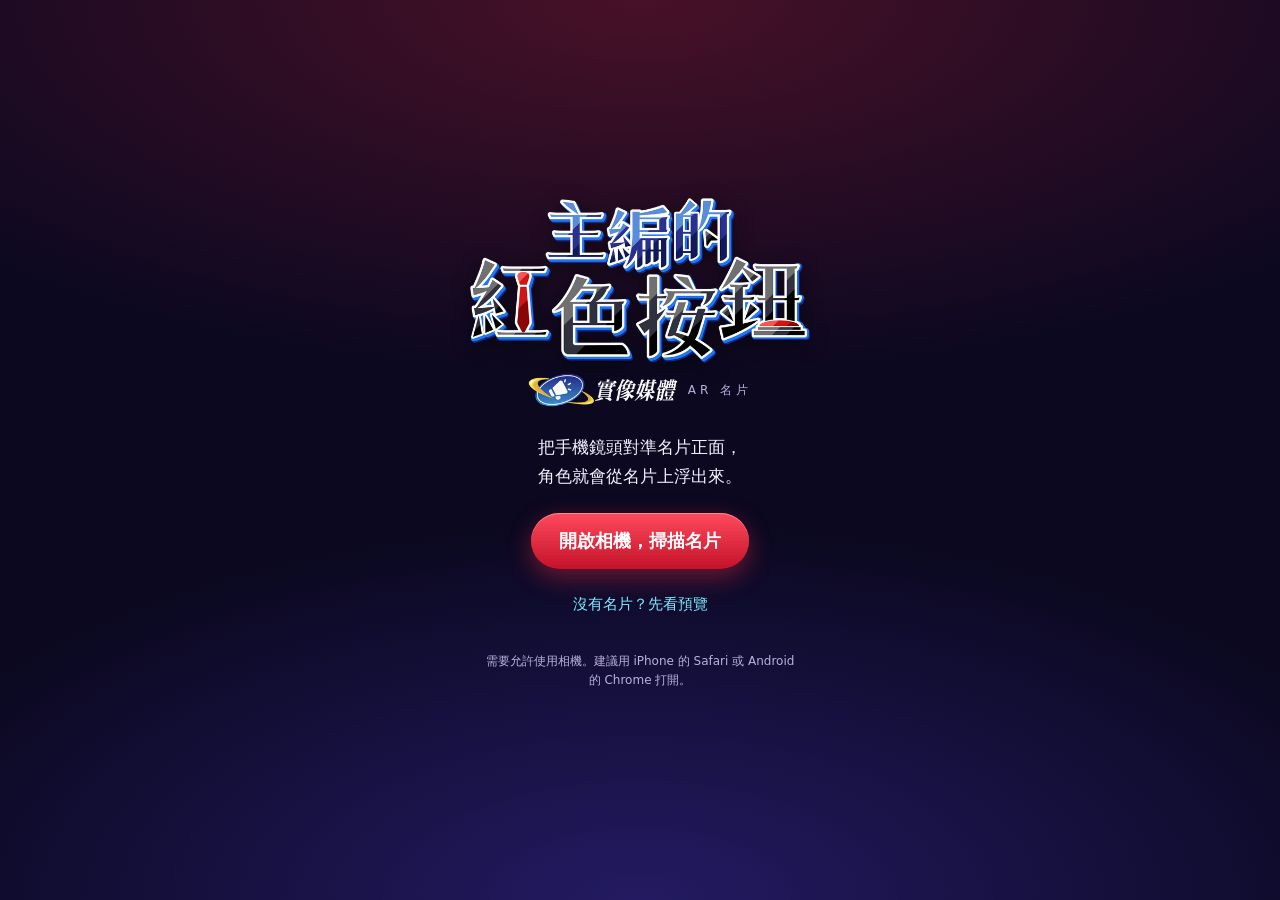
<file: index.html>
<!doctype html>
<html lang="zh-Hant">
<head>
<meta charset="utf-8">
<link rel="icon" type="image/png" href="site/img/favicon.png">
<meta name="viewport" content="width=device-width, initial-scale=1, maximum-scale=1, user-scalable=no, viewport-fit=cover">
<meta name="theme-color" content="#0b0820">
<title>實像媒體 AR 名片</title>
<link rel="stylesheet" href="style.css?v=20261129">
<script type="importmap">
{ "imports": {
    "three": "./vendor/three/three.module.js",
    "three/addons/": "./vendor/three/addons/"
} }
</script>
</head>
<body>
  <!-- 開始畫面 -->
  <div id="start" class="screen">
    <div class="brand">
      <img class="wordmark" src="site/img/wordmark.png" alt="主編的紅色按鈕" style="width:min(78vw,340px);height:auto">
      <div class="sub"><img class="org" src="site/img/realimage_logo.png" alt="實像媒體" style="height:34px;width:auto"><span>AR 名片</span></div>
    </div>
    <p class="lead">把手機鏡頭對準名片正面，<br>角色就會從名片上浮出來。</p>
    <button id="btnCamera" class="primary">開啟相機，掃描名片</button>
    <a id="btnPreview" class="ghost" href="?preview">沒有名片？先看預覽</a>
    <p class="note">需要允許使用相機。建議用 iPhone 的 Safari 或 Android 的 Chrome 打開。</p>
  </div>

  <!-- AR 畫面 -->
  <div id="ar"></div>

  <!-- 上方：切換角色的圓形按鈕 -->
  <div id="bar" class="hidden"></div>

  <!-- 掃描提示（還沒對到名片時） -->
  <div id="scan" class="hidden">
    <div class="frame"><span></span><span></span><span></span><span></span><i class="line"></i></div>
    <p>把鏡頭對準名片正面</p>
  </div>

  <div id="preview-tip" class="hidden">預覽模式：拖曳可以轉動視角</div>

  <!-- 回到正面（轉了視角或打開窗戶之後才出現） -->
  <button id="home" type="button" aria-label="回到正面">
    <svg viewBox="0 0 24 24" aria-hidden="true"><circle cx="12" cy="12" r="7.5" fill="none" stroke="currentColor" stroke-width="2"/><circle cx="12" cy="12" r="2.6" fill="currentColor"/><path d="M12 1.5v4M12 18.5v4M1.5 12h4M18.5 12h4" stroke="currentColor" stroke-width="2" stroke-linecap="round"/></svg>
    <span>回到正面</span>
  </button>

  <script type="module" src="app.js?v=20261129"></script>
</body>
</html>
</file>
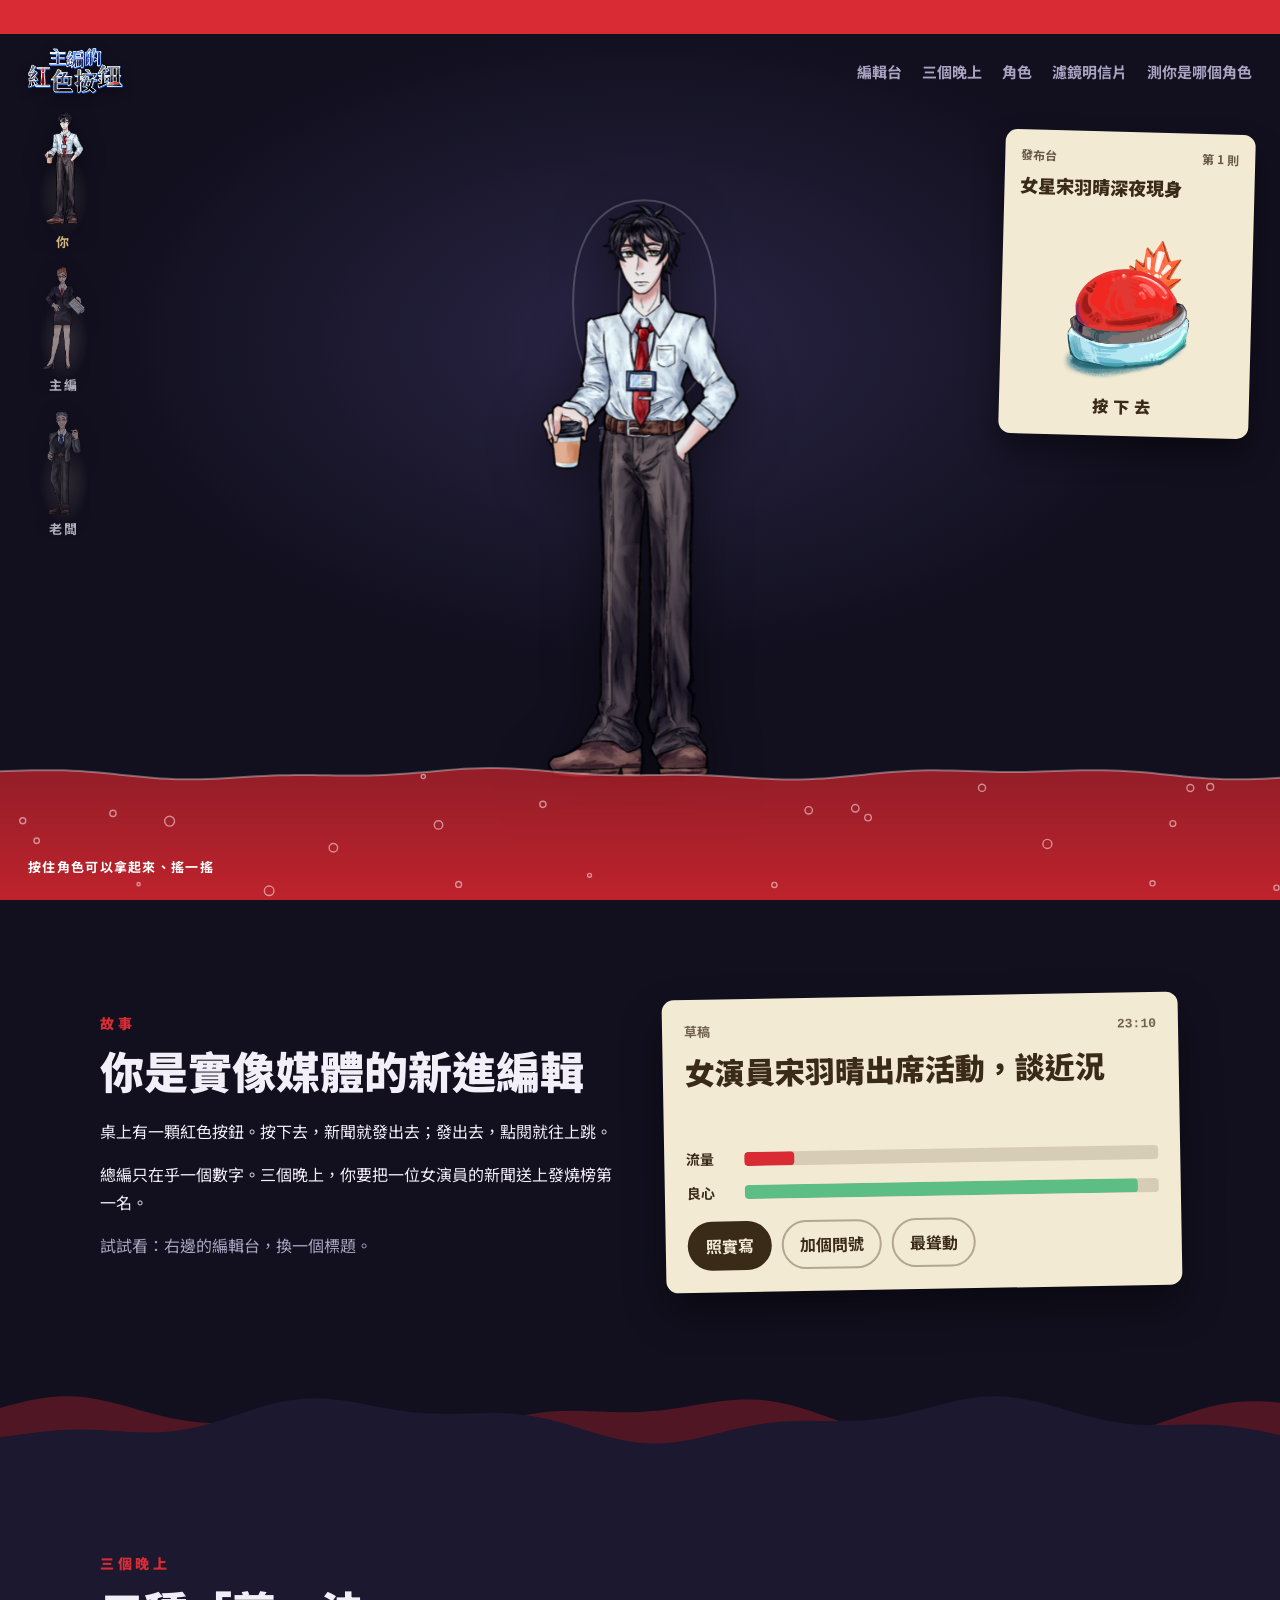
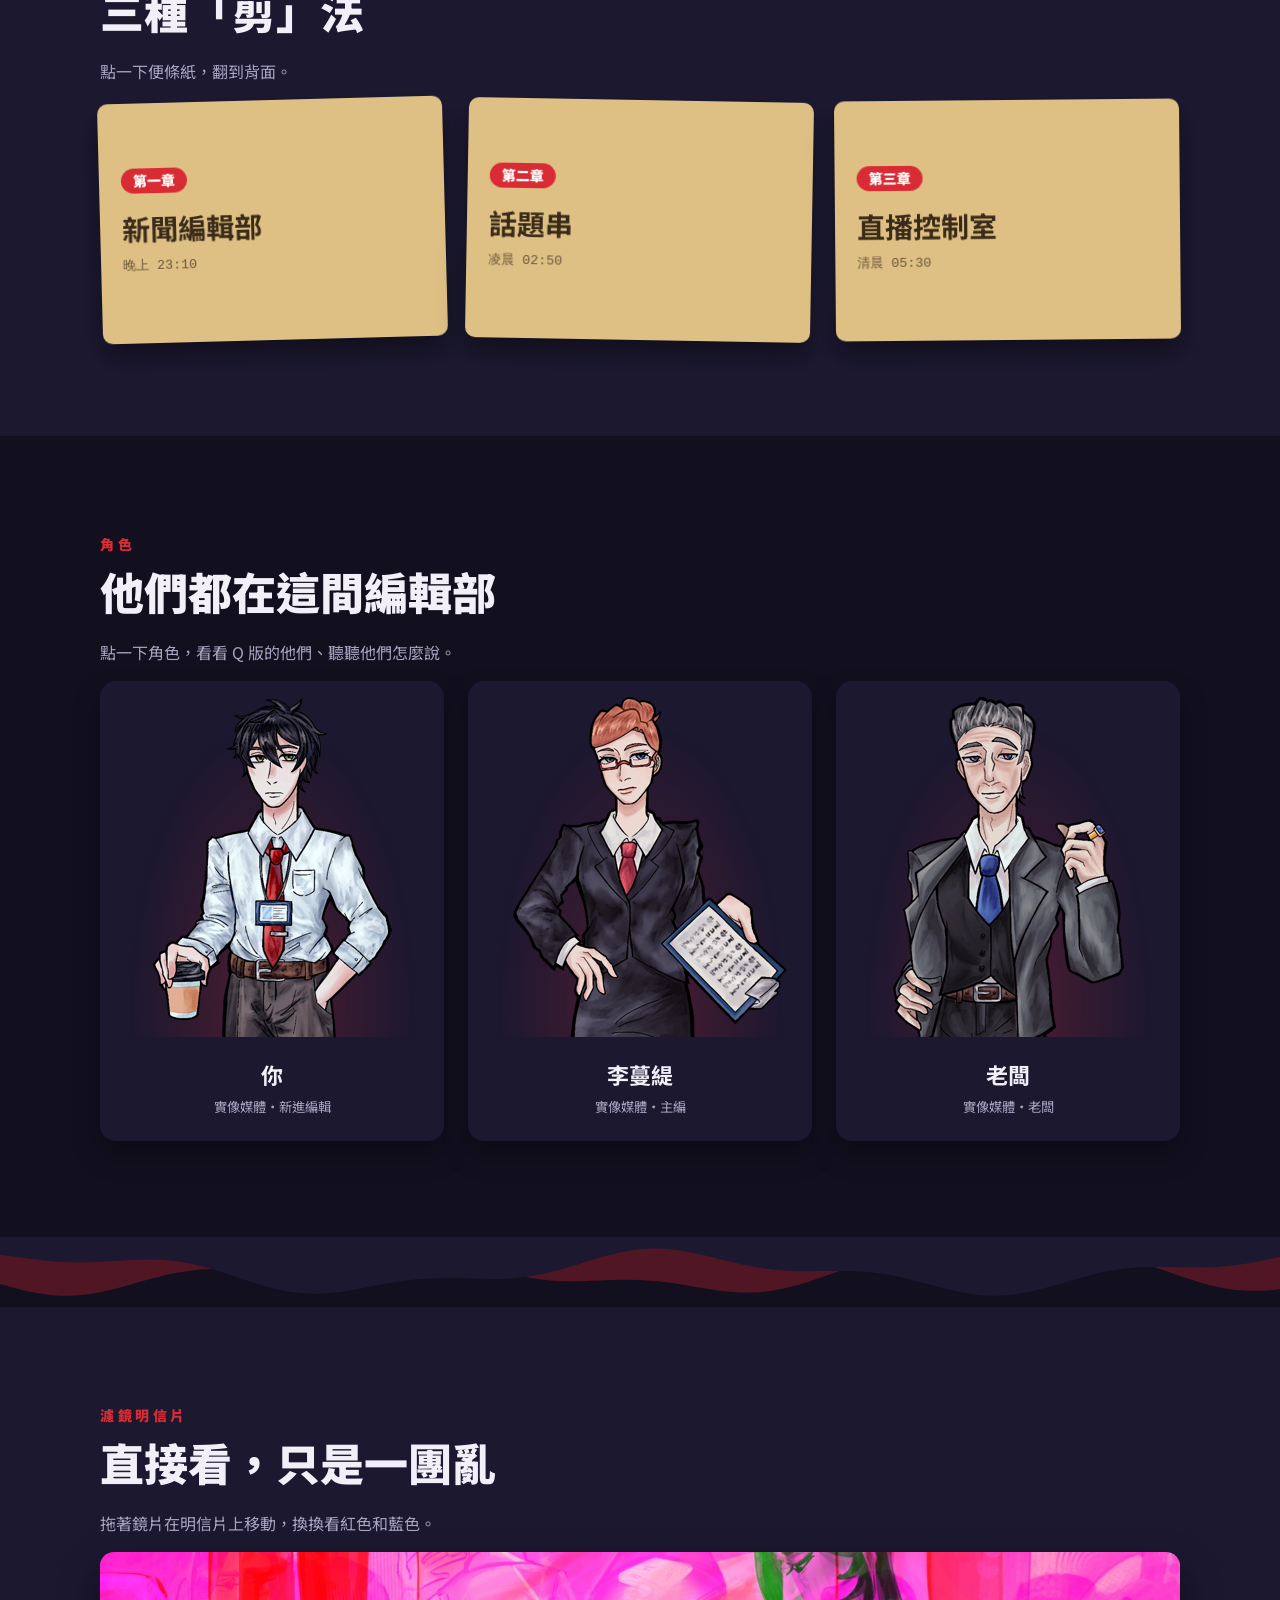
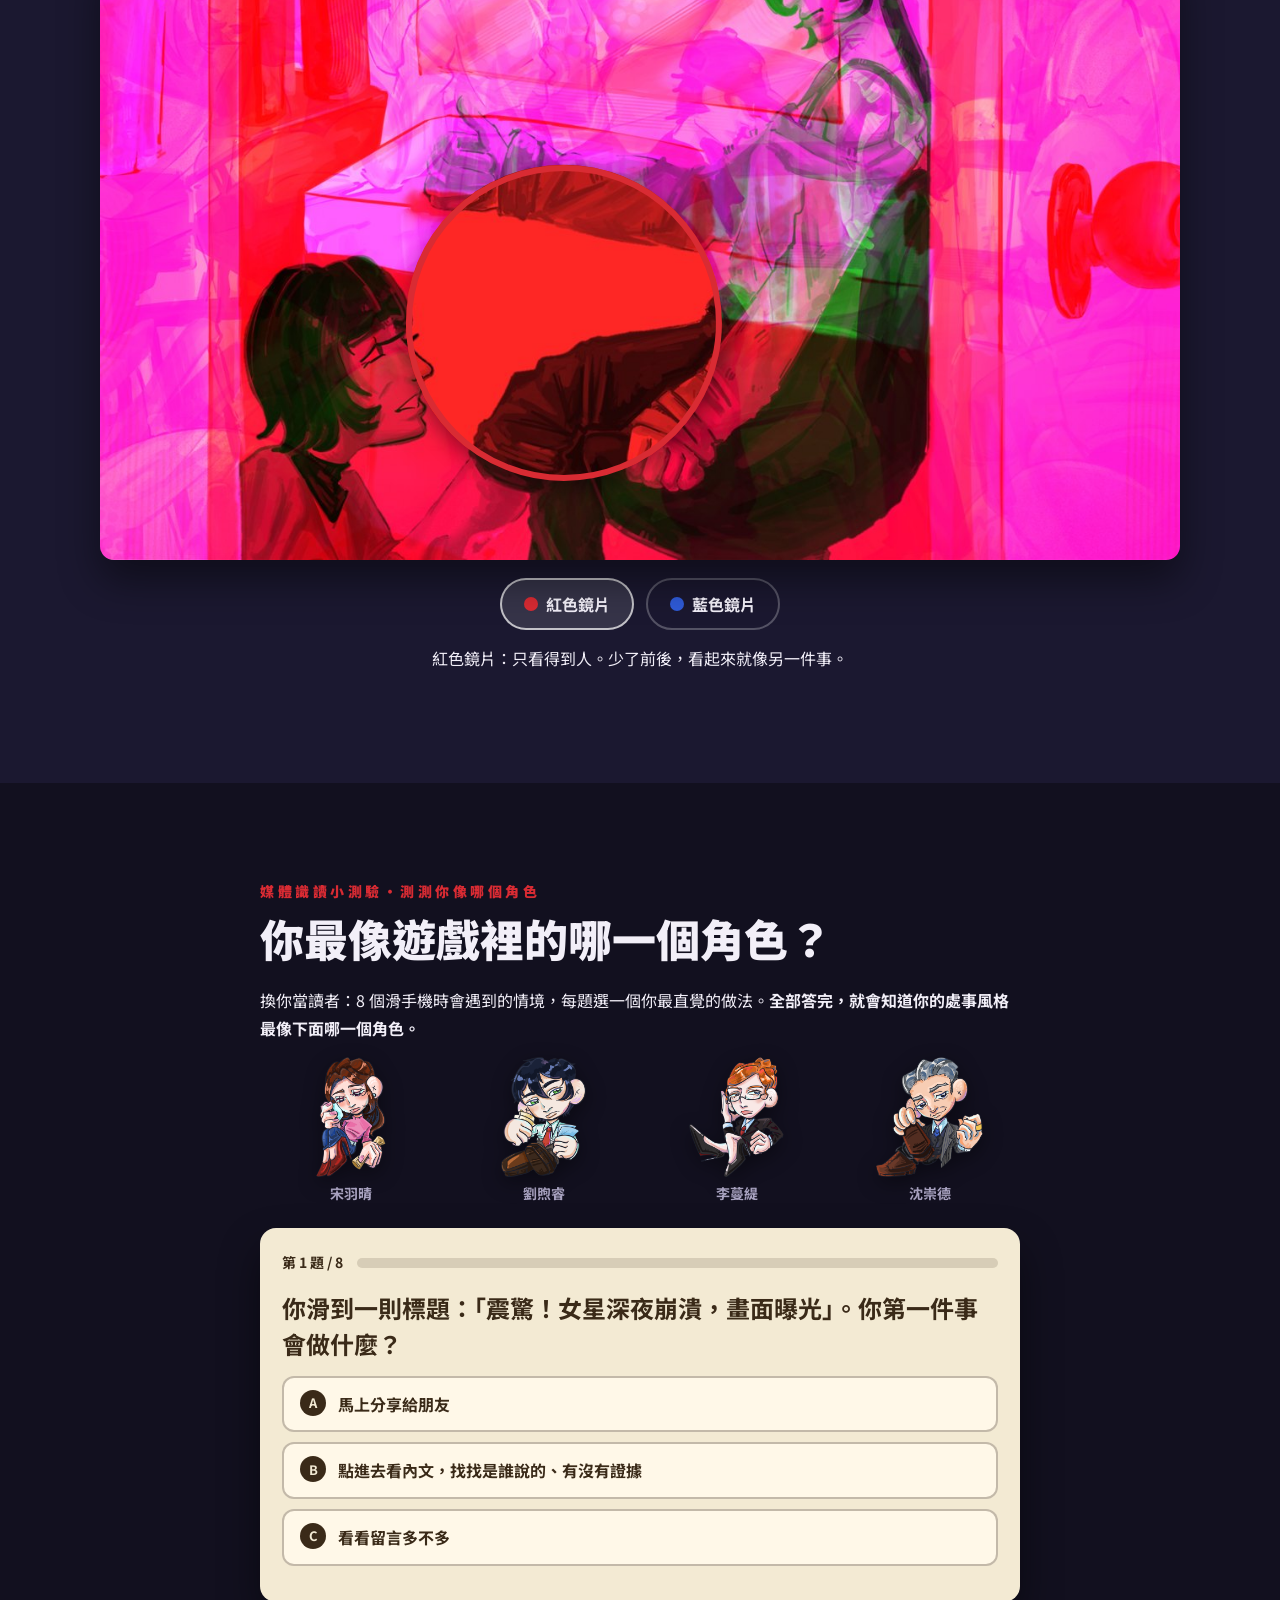
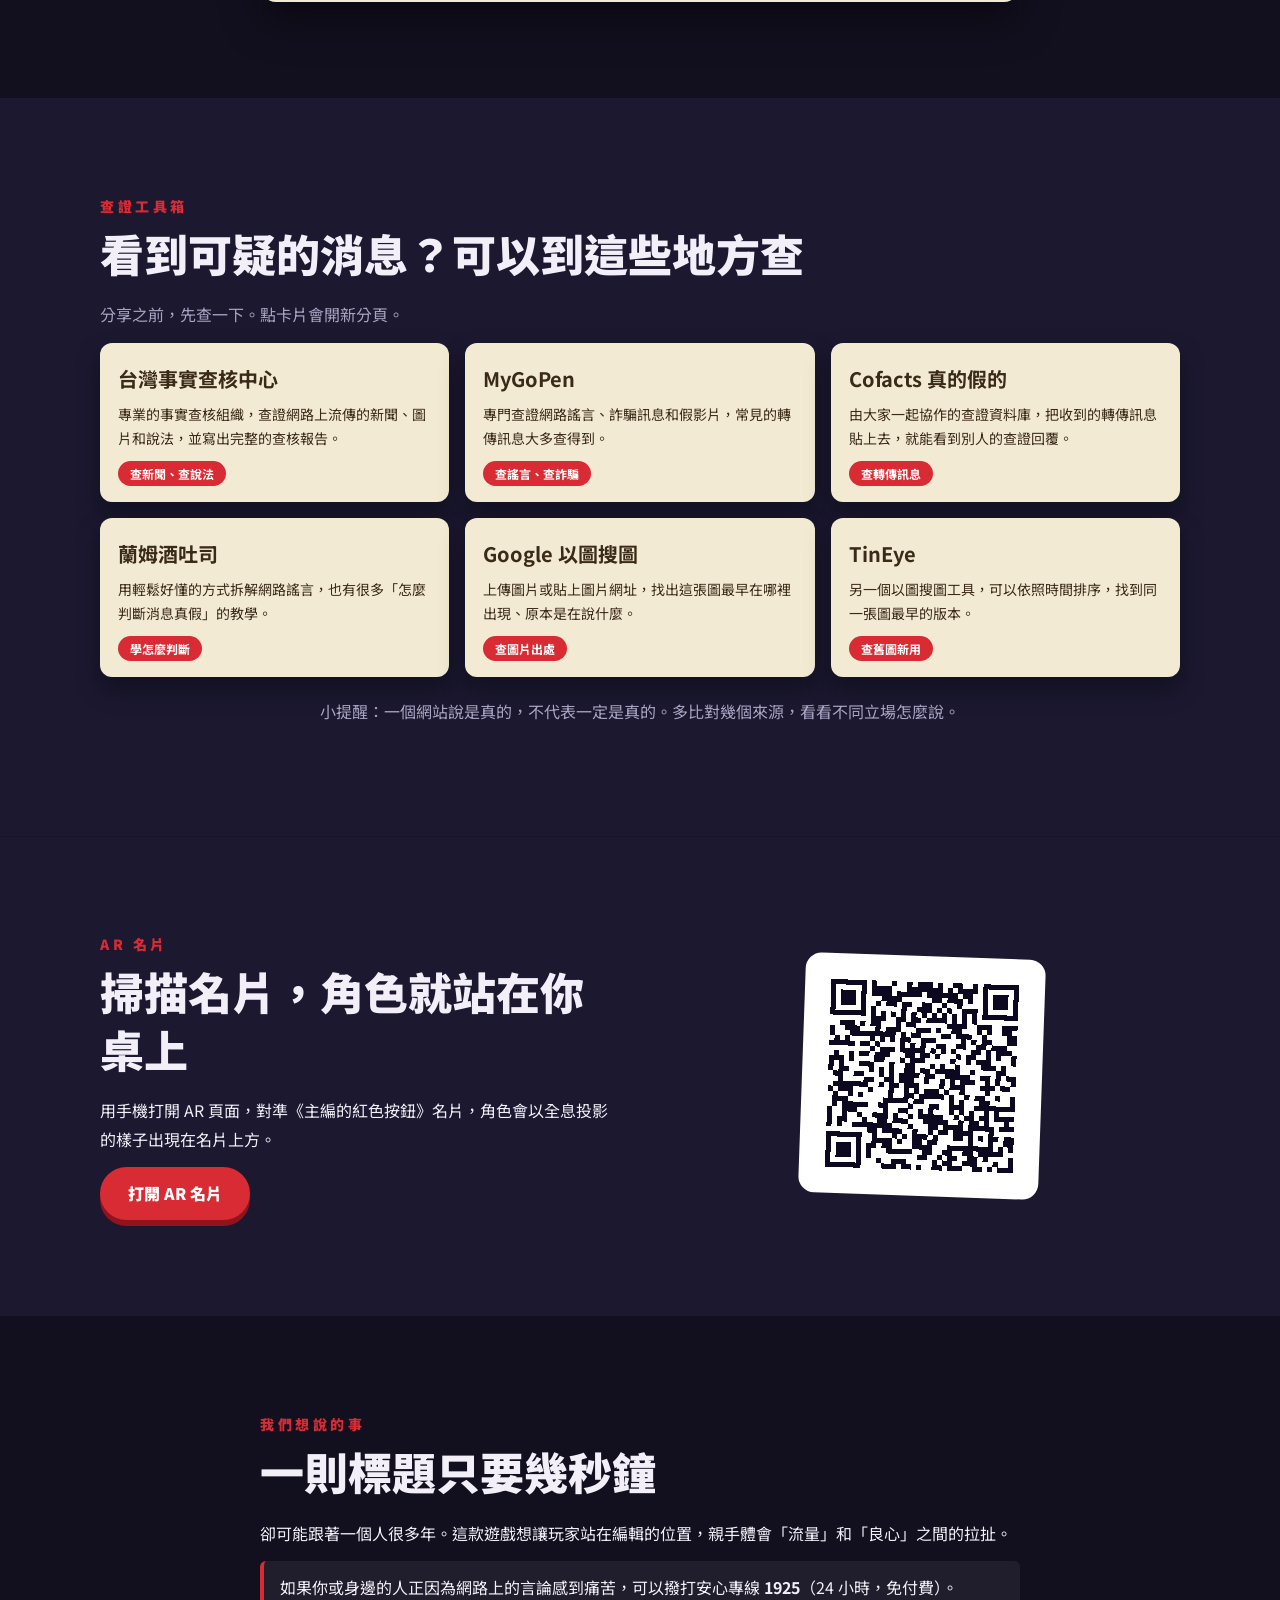
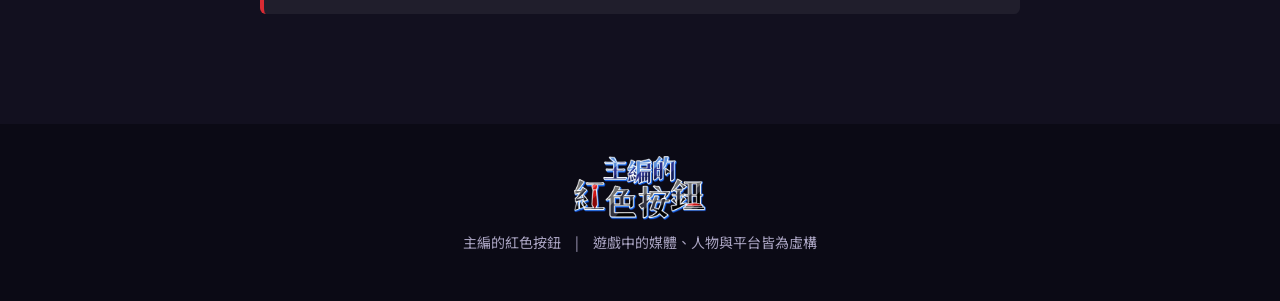
<file: site/index.html>
<!doctype html>
<html lang="zh-Hant-TW">
<head>
<meta charset="utf-8">
<link rel="icon" type="image/png" href="img/favicon.png">
<meta name="viewport" content="width=device-width, initial-scale=1">
<title>主編的紅色按鈕</title>
<meta name="description" content="一款關於媒體倫理的劇情遊戲：你是實像媒體的新進編輯，三個晚上，一顆紅色按鈕。">
<link rel="preconnect" href="https://fonts.googleapis.com">
<link rel="preconnect" href="https://fonts.gstatic.com" crossorigin>
<link href="https://fonts.googleapis.com/css2?family=Noto+Sans+TC:wght@400;700;900&display=swap" rel="stylesheet">
<link rel="stylesheet" href="site.css?v=20261129">
</head>
<body>

<!-- ================= 開場：深夜的發布台 ================= -->
<section class="stage" id="top">
  <header class="topbar">
    <a class="logo" href="#top"><img src="img/wordmark_small.png" alt="主編的紅色按鈕" draggable="false" width="95" height="46" style="height:46px;width:auto"></a>
    <nav>
      <a href="#desk">編輯台</a>
      <a href="#nights">三個晚上</a>
      <a href="#people">角色</a>
      <a href="#lens">濾鏡明信片</a>
      <a href="#quiz">測你是哪個角色</a>
    </nav>
  </header>
  <div class="ticker" aria-hidden="true"><div class="ticker-track" id="tickerTrack"></div></div>

  <div class="counter" aria-live="polite">
    <span class="counter-num" id="viewNum">0</span>
    <span class="counter-unit">萬次點閱</span>
  </div>

  <div class="notes" role="tablist" aria-label="選角色">
    <button class="note on" data-i="0" role="tab" aria-selected="true"><img src="img/char1.png" alt="" draggable="false"><span>你</span></button>
    <button class="note" data-i="1" role="tab" aria-selected="false"><img src="img/char2.png" alt="" draggable="false"><span>主編</span></button>
    <button class="note" data-i="2" role="tab" aria-selected="false"><img src="img/char3.png" alt="" draggable="false"><span>老闆</span></button>
  </div>

  <img class="hero-char" id="heroChar" src="img/char1.png" alt="你，實像媒體新進編輯" draggable="false">
  <canvas id="liquid" aria-hidden="true"></canvas>

  <aside class="console" aria-label="發布台">
    <p class="console-head"><span>發布台</span><span id="pubCount">第 1 則</span></p>
    <p class="console-headline" id="nextHeadline">女星宋羽晴深夜現身</p>
    <button class="red-btn" id="redBtn" aria-label="按下去，發布這則標題"><span class="cap"></span></button>
    <p class="console-label">按下去</p>
  </aside>

  <p class="hint" id="stageHint">按住角色可以拿起來、搖一搖</p>

  <div class="flooded" id="flooded" aria-live="polite">
    <p>螢幕的另一邊，是一個真實的人。</p>
    <button class="pill" id="drainBtn">讓流量退潮</button>
  </div>
</section>

<main>

  <!-- ================= 故事＋編輯台 ================= -->
  <section id="desk" class="band">
    <div class="wrap two">
      <div class="reveal">
        <p class="kicker">故事</p>
        <h2>你是實像媒體的新進編輯</h2>
        <p>桌上有一顆紅色按鈕。按下去，新聞就發出去；發出去，點閱就往上跳。</p>
        <p>總編只在乎一個數字。三個晚上，你要把一位女演員的新聞送上發燒榜第一名。</p>
        <p class="muted">試試看：右邊的編輯台，換一個標題。</p>
      </div>
      <div class="paper reveal" id="draft">
        <div class="paper-top"><span>草稿</span><span class="mono">23:10</span></div>
        <h3 class="draft-title" id="draftTitle">女演員宋羽晴出席活動，談近況</h3>
        <div class="gauges">
          <div class="gauge"><span>流量</span><div class="track"><i id="gTraffic" style="width:12%"></i></div></div>
          <div class="gauge"><span>良心</span><div class="track"><i class="g2" id="gConscience" style="width:95%"></i></div></div>
        </div>
        <div class="choices" role="radiogroup" aria-label="選標題">
          <button class="choice on" data-t="女演員宋羽晴出席活動，談近況" data-v="12" data-c="95" role="radio" aria-checked="true">照實寫</button>
          <button class="choice" data-t="宋羽晴深夜崩潰？畫面曝光" data-v="58" data-c="60" role="radio" aria-checked="false">加個問號</button>
          <button class="choice" data-t="【獨家】宋羽晴失控！網友：退圈吧" data-v="96" data-c="18" role="radio" aria-checked="false">最聳動</button>
        </div>
      </div>
    </div>
  </section>

  <div class="wave-sep" aria-hidden="true"><canvas></canvas></div>

  <!-- ================= 三個晚上（翻牌） ================= -->
  <section id="nights" class="band dark">
    <div class="wrap">
      <p class="kicker reveal">三個晚上</p>
      <h2 class="reveal">三種「剪」法</h2>
      <p class="muted reveal">點一下便條紙，翻到背面。</p>
      <div class="flips">
        <button class="flip reveal" aria-label="第一章：新聞編輯部">
          <span class="face front"><em>第一章</em><b>新聞編輯部</b><small>晚上 23:10</small></span>
          <span class="face back">從一疊照片裡挑三張，裁掉不需要的部分，配上最吸睛的標題。<br><br>照片外面，還有什麼？</span>
        </button>
        <button class="flip reveal" aria-label="第二章：話題串">
          <span class="face front"><em>第二章</em><b>話題串</b><small>凌晨 02:50</small></span>
          <span class="face back">一段訪談錄音寄到你的信箱。<br><br>只要剪掉半句話，意思就完全不一樣了。</span>
        </button>
        <button class="flip reveal" aria-label="第三章：直播控制室">
          <span class="face front"><em>第三章</em><b>直播控制室</b><small>清晨 05:30</small></span>
          <span class="face back">現場直播，導播台在你手上。<br><br>觀眾越多，你越停不下來。</span>
        </button>
      </div>
    </div>
  </section>

  <!-- ================= 角色（滑鼠傾斜、點了說話） ================= -->
  <section id="people" class="band">
    <div class="wrap">
      <p class="kicker reveal">角色</p>
      <h2 class="reveal">他們都在這間編輯部</h2>
      <p class="muted reveal">點一下角色，看看 Q 版的他們、聽聽他們怎麼說。</p>
      <div class="people">
        <button class="person reveal" data-say="「我只是想做好新聞……也想被看見。」">
          <span class="portrait"><img class="full" src="img/char1.png" alt="" draggable="false"><img class="chibi" src="img/chibi_player.png" alt="" draggable="false"></span>
          <span class="bubble"></span>
          <b>你</b><small>實像媒體・新進編輯</small>
        </button>
        <button class="person reveal" data-say="「標題再狠一點。天亮前，我要看到第一名。」">
          <span class="portrait"><img class="full" src="img/char2.png" alt="" draggable="false"><img class="chibi" src="img/chibi_editor.png" alt="" draggable="false"></span>
          <span class="bubble"></span>
          <b>李蔓緹</b><small>實像媒體・主編</small>
        </button>
        <button class="person reveal" data-say="「新聞？我只看報表上的數字。」">
          <span class="portrait"><img class="full" src="img/char3.png" alt="" draggable="false"><img class="chibi" src="img/chibi_boss.png" alt="" draggable="false"></span>
          <span class="bubble"></span>
          <b>老闆</b><small>實像媒體・老闆</small>
        </button>
      </div>
    </div>
  </section>

  <div class="wave-sep flip-y" aria-hidden="true"><canvas></canvas></div>

  <!-- ================= 濾鏡明信片 ================= -->
  <section id="lens" class="band dark">
    <div class="wrap">
      <p class="kicker reveal">濾鏡明信片</p>
      <h2 class="reveal">直接看，只是一團亂</h2>
      <p class="muted reveal">拖著鏡片在明信片上移動，換換看紅色和藍色。</p>
      <div class="lens-stage reveal" id="lensStage">
        <img class="lens-base" src="img/postcard.jpg" alt="濾鏡明信片：肉眼看是交疊的洋紅色圖案" draggable="false">
        <img class="lens-view" id="lensRed" src="img/postcard_red.jpg" alt="" draggable="false">
        <img class="lens-view" id="lensBlue" src="img/postcard_blue.jpg" alt="" draggable="false">
        <div class="lens-ring" id="lensRing" aria-hidden="true"></div>
      </div>
      <div class="lens-pick" role="tablist" aria-label="選鏡片">
        <button class="lp on" data-lens="red" role="tab" aria-selected="true"><i class="dot r"></i>紅色鏡片</button>
        <button class="lp" data-lens="blue" role="tab" aria-selected="false"><i class="dot b"></i>藍色鏡片</button>
      </div>
      <p class="lens-caption" id="lensCaption">紅色鏡片：只看得到人。少了前後，看起來就像另一件事。</p>
    </div>
  </section>

  <!-- ================= 媒體識讀小問答 ================= -->
  <section id="quiz" class="band">
    <div class="wrap narrow">
      <p class="kicker reveal">媒體識讀小測驗・測測你像哪個角色</p>
      <h2 class="reveal">你最像遊戲裡的哪一個角色？</h2>
      <p class="reveal">換你當讀者：8 個滑手機時會遇到的情境，每題選一個你最直覺的做法。<b>全部答完，就會知道你的處事風格最像下面哪一個角色。</b></p>
      <div class="who reveal" aria-label="可能的結果">
        <figure><img src="img/chibi_song.png" alt="" draggable="false"><figcaption>宋羽晴</figcaption></figure>
        <figure><img src="img/chibi_player.png" alt="" draggable="false"><figcaption>劉煦睿</figcaption></figure>
        <figure><img src="img/chibi_editor.png" alt="" draggable="false"><figcaption>李蔓緹</figcaption></figure>
        <figure><img src="img/chibi_boss.png" alt="" draggable="false"><figcaption>沈崇德</figcaption></figure>
      </div>
      <div class="quiz reveal" id="quizBox">
        <div class="quiz-top"><span id="qIndex">第 1 題 / 8</span><div class="quiz-progress"><i id="qBar"></i></div></div>
        <div class="quiz-card" id="qCard">
          <h3 id="qText"></h3>
          <div class="quiz-options" id="qOptions"></div>
          <div class="quiz-explain" id="qExplain" aria-live="polite"></div>
          <button class="pill quiz-next" id="qNext">下一題</button>
        </div>
        <div class="quiz-result" id="qResult" aria-live="polite">
          <p class="q-ask">你的處事風格，最像遊戲裡的哪一個角色？</p>
          <img class="q-chibi" id="qChibi" src="img/chibi_player.png" alt="" draggable="false">
          <h3 id="qType"></h3>
          <p id="qAdvice"></p>
          <button class="pill" id="qRetry">再玩一次</button>
          <p class="q-more"><a href="#check">想查證消息？看看下面的查證工具箱</a></p>
        </div>
      </div>
    </div>
  </section>

  <!-- ================= 查證工具箱 ================= -->
  <section id="check" class="band dark">
    <div class="wrap">
      <p class="kicker reveal">查證工具箱</p>
      <h2 class="reveal">看到可疑的消息？可以到這些地方查</h2>
      <p class="muted reveal">分享之前，先查一下。點卡片會開新分頁。</p>
      <div class="tools">
        <a class="tool reveal" href="https://tfc-taiwan.org.tw/" target="_blank" rel="noopener noreferrer">
          <b>台灣事實查核中心</b><span>專業的事實查核組織，查證網路上流傳的新聞、圖片和說法，並寫出完整的查核報告。</span><em>查新聞、查說法</em></a>
        <a class="tool reveal" href="https://www.mygopen.com/" target="_blank" rel="noopener noreferrer">
          <b>MyGoPen</b><span>專門查證網路謠言、詐騙訊息和假影片，常見的轉傳訊息大多查得到。</span><em>查謠言、查詐騙</em></a>
        <a class="tool reveal" href="https://cofacts.tw/" target="_blank" rel="noopener noreferrer">
          <b>Cofacts 真的假的</b><span>由大家一起協作的查證資料庫，把收到的轉傳訊息貼上去，就能看到別人的查證回覆。</span><em>查轉傳訊息</em></a>
        <a class="tool reveal" href="https://www.rumtoast.com/" target="_blank" rel="noopener noreferrer">
          <b>蘭姆酒吐司</b><span>用輕鬆好懂的方式拆解網路謠言，也有很多「怎麼判斷消息真假」的教學。</span><em>學怎麼判斷</em></a>
        <a class="tool reveal" href="https://images.google.com/" target="_blank" rel="noopener noreferrer">
          <b>Google 以圖搜圖</b><span>上傳圖片或貼上圖片網址，找出這張圖最早在哪裡出現、原本是在說什麼。</span><em>查圖片出處</em></a>
        <a class="tool reveal" href="https://tineye.com/" target="_blank" rel="noopener noreferrer">
          <b>TinEye</b><span>另一個以圖搜圖工具，可以依照時間排序，找到同一張圖最早的版本。</span><em>查舊圖新用</em></a>
      </div>
      <p class="tool-tip reveal">小提醒：一個網站說是真的，不代表一定是真的。多比對幾個來源，看看不同立場怎麼說。</p>
    </div>
  </section>

  <!-- ================= AR 名片 ================= -->
  <section id="ar" class="band dark">
    <div class="wrap two">
      <div class="reveal">
        <p class="kicker">AR 名片</p>
        <h2>掃描名片，角色就站在你桌上</h2>
        <p>用手機打開 AR 頁面，對準《主編的紅色按鈕》名片，角色會以全息投影的樣子出現在名片上方。</p>
        <a class="pill" href="../">打開 AR 名片</a>
      </div>
      <div class="qr reveal"><img src="../assets/qr.png" alt="AR 名片頁面的 QR Code"></div>
    </div>
  </section>

  <!-- ================= 我們想說的事＋團隊 ================= -->
  <section class="band">
    <div class="wrap narrow reveal">
      <p class="kicker">我們想說的事</p>
      <h2>一則標題只要幾秒鐘</h2>
      <p>卻可能跟著一個人很多年。這款遊戲想讓玩家站在編輯的位置，親手體會「流量」和「良心」之間的拉扯。</p>
      <p class="help">如果你或身邊的人正因為網路上的言論感到痛苦，可以撥打安心專線 <b>1925</b>（24 小時，免付費）。</p>
      <!-- 製作團隊：之後再放（組員名字、分工、學校或課程）
      <h3 class="team-title">製作團隊</h3>
      -->
    </div>
  </section>

</main>

<footer>
  <img class="foot-mark" src="img/wordmark_small.png" alt="主編的紅色按鈕" draggable="false" width="132" height="64" style="height:64px;width:auto">
  <p>主編的紅色按鈕　|　遊戲中的媒體、人物與平台皆為虛構</p>
</footer>

<script src="stage.js?v=20261129"></script>
<script src="site.js?v=20261129"></script>
<script src="lens.js?v=20261129"></script>
<script src="quiz.js?v=20261130"></script>
<script src="transition.js?v=20261129"></script>
</body>
</html>
</file>
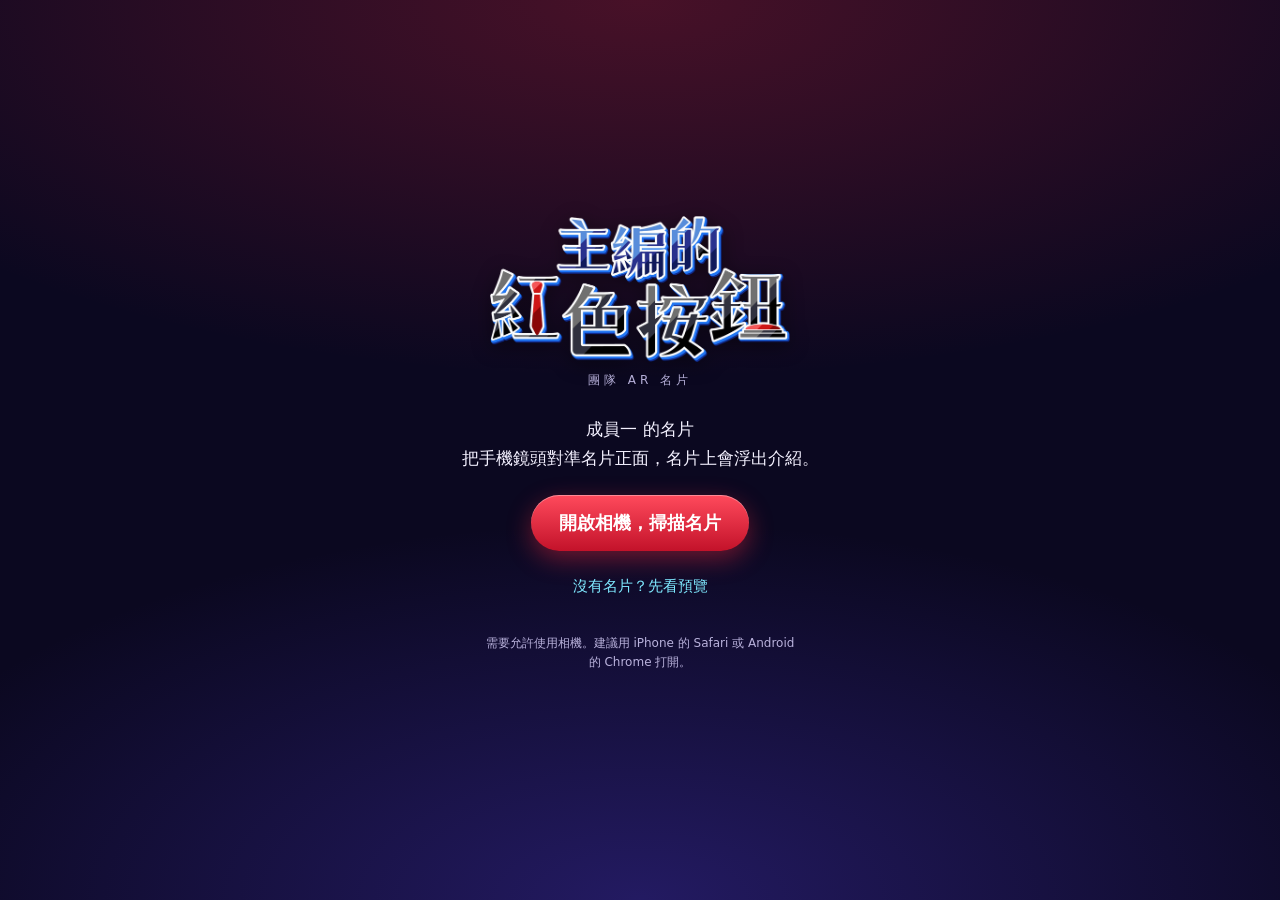
<file: team/index.html>
<!doctype html>
<html lang="zh-Hant">
<head>
<meta charset="utf-8">
<link rel="icon" type="image/png" href="../site/img/favicon.png">
<meta name="viewport" content="width=device-width, initial-scale=1, maximum-scale=1, user-scalable=no, viewport-fit=cover">
<meta name="theme-color" content="#0b0820">
<title>團隊 AR 名片</title>
<link rel="stylesheet" href="../style.css?v=20261130">
<link rel="stylesheet" href="team.css?v=20261130">
<script type="importmap">
{ "imports": {
    "three": "../vendor/three/three.module.js",
    "three/addons/": "../vendor/three/addons/"
} }
</script>
</head>
<body>
  <!-- 開始畫面 -->
  <div id="start" class="screen">
    <div class="brand">
      <img class="wordmark" src="../site/img/wordmark.png" alt="主編的紅色按鈕" style="width:min(70vw,300px);height:auto">
      <div class="sub"><span>團隊 AR 名片</span></div>
    </div>
    <p class="lead" id="who">把手機鏡頭對準名片正面，<br>名片上會浮出一片透明的介紹。</p>
    <button id="btnCamera" class="primary">開啟相機，掃描名片</button>
    <a id="btnPreview" class="ghost" href="?preview">沒有名片？先看預覽</a>
    <p class="note">需要允許使用相機。建議用 iPhone 的 Safari 或 Android 的 Chrome 打開。</p>
  </div>

  <!-- AR 畫面 -->
  <div id="ar"></div>

  <!-- 上方：四位成員 -->
  <div id="bar" class="hidden"></div>

  <!-- 掃描提示 -->
  <div id="scan" class="hidden">
    <div class="frame"><span></span><span></span><span></span><span></span><i class="line"></i></div>
    <p>把鏡頭對準名片正面</p>
  </div>

  <div id="preview-tip" class="hidden">點特質卡翻面・拖曳轉動</div>
  <div id="toast" class="hidden"></div>

  <!-- 回到正面（轉了視角或翻了卡片之後才出現） -->
  <button id="home" type="button" aria-label="回到正面">
    <svg viewBox="0 0 24 24" aria-hidden="true"><circle cx="12" cy="12" r="7.5" fill="none" stroke="currentColor" stroke-width="2"/><circle cx="12" cy="12" r="2.6" fill="currentColor"/><path d="M12 1.5v4M12 18.5v4M1.5 12h4M18.5 12h4" stroke="currentColor" stroke-width="2" stroke-linecap="round"/></svg>
    <span>回到正面</span>
  </button>

  <script type="module" src="team.js?v=20261129"></script>
</body>
</html>
</file>
<file: style.css>
:root {
  --bg: #0b0820;
  --ink: #f4f1ff;
  --muted: #b9b2dc;
  --red: #e5283c;
  --cyan: #7fe9ff;
  --gold: #ffd24a;
}
* { box-sizing: border-box; -webkit-tap-highlight-color: transparent; }
html, body {
  margin: 0; height: 100%; overflow: hidden;
  background: var(--bg); color: var(--ink);
  font-family: "Noto Sans TC", "PingFang TC", "Microsoft JhengHei", system-ui, sans-serif;
}
.hidden { display: none !important; }

/* ---------- 開始畫面 ---------- */
.screen {
  position: fixed; inset: 0; z-index: 30;
  display: flex; flex-direction: column; align-items: center; justify-content: center;
  gap: 18px; padding: 24px 16px;
  text-align: center;
  background:
    radial-gradient(120% 70% at 50% 0%, rgba(229, 40, 60, .28), transparent 60%),
    radial-gradient(90% 60% at 50% 100%, rgba(80, 60, 220, .35), transparent 70%),
    var(--bg);
}
.brand .logo { font-size: 44px; font-weight: 900; font-style: italic; letter-spacing: 2px; }
.brand .sub { font-size: 12px; letter-spacing: 4px; color: var(--muted); margin-top: 4px; }
.lead { font-size: 17px; line-height: 1.7; margin: 8px 0 4px; }
.note { font-size: 12px; color: var(--muted); max-width: 320px; line-height: 1.6; }
button.primary {
  appearance: none; border: 0; cursor: pointer;
  padding: 16px 28px; border-radius: 999px;
  font: inherit; font-size: 18px; font-weight: 800; color: #fff;
  background: linear-gradient(180deg, #ff4a5c, #c3122a);
  box-shadow: 0 8px 24px rgba(229, 40, 60, .45), inset 0 1px 0 rgba(255,255,255,.35);
  transition: transform .2s cubic-bezier(.2, .9, .3, 1.3);
}
button.primary:active { transform: scale(.96); }
a.ghost { color: var(--cyan); font-size: 15px; text-decoration: none; padding: 8px 12px; }

/* ---------- AR ---------- */
#ar { position: fixed; inset: 0; }
#ar video { object-fit: cover; }

/* 上方的圓形按鈕列 */
#bar {
  position: fixed; z-index: 20; left: 0; right: 0;
  top: max(14px, env(safe-area-inset-top));
  display: flex; justify-content: center; gap: 12px; padding: 0 12px;
}
.chip { display: flex; flex-direction: column; align-items: center; gap: 6px; }
.chip button {
  appearance: none; cursor: pointer; padding: 0;
  width: 60px; height: 60px; border-radius: 50%;
  border: 3px solid rgba(255,255,255,.9);
  background-color: #d81f35;
  background-repeat: no-repeat;
  box-shadow: 0 6px 16px rgba(0,0,0,.35);
  color: #fff; font: inherit; font-weight: 900; font-size: 13px; letter-spacing: .5px;
  transition: transform .25s cubic-bezier(.2, .9, .3, 1.3), border-color .2s;
}
.chip button:active { transform: scale(.92); }
.chip.active button { border-color: var(--gold); transform: scale(1.08); box-shadow: 0 0 0 3px rgba(255,210,74,.35), 0 6px 16px rgba(0,0,0,.35); }
.chip label {
  font-size: 11px; font-weight: 700; color: #fff;
  text-shadow: 0 1px 3px rgba(0,0,0,.8);
  max-width: 76px; text-align: center; white-space: nowrap; overflow: hidden; text-overflow: ellipsis;
}

/* 掃描提示 */
#scan {
  position: fixed; inset: 0; z-index: 15; pointer-events: none;
  display: flex; flex-direction: column; align-items: center; justify-content: center; gap: 16px;
}
#scan p {
  margin: 0; padding: 8px 14px; border-radius: 999px;
  background: rgba(11, 8, 32, .7); font-size: 15px;
}
#scan .frame { position: relative; width: min(78vw, 360px); aspect-ratio: 1.8; }
#scan .frame span { position: absolute; width: 28px; height: 28px; border: 4px solid var(--cyan); }
#scan .frame span:nth-child(1) { left: 0; top: 0; border-right: 0; border-bottom: 0; border-radius: 8px 0 0 0; }
#scan .frame span:nth-child(2) { right: 0; top: 0; border-left: 0; border-bottom: 0; border-radius: 0 8px 0 0; }
#scan .frame span:nth-child(3) { left: 0; bottom: 0; border-right: 0; border-top: 0; border-radius: 0 0 0 8px; }
#scan .frame span:nth-child(4) { right: 0; bottom: 0; border-left: 0; border-top: 0; border-radius: 0 0 8px 0; }
#scan .line {
  position: absolute; left: 6%; right: 6%; height: 2px; top: 10%;
  background: linear-gradient(90deg, transparent, var(--cyan), transparent);
  box-shadow: 0 0 12px var(--cyan);
  animation: sweep 2.2s ease-in-out infinite;
}
@keyframes sweep { 0%, 100% { top: 10%; } 50% { top: 88%; } }

#preview-tip {
  position: fixed; z-index: 20; left: 50%; transform: translateX(-50%);
  bottom: max(18px, env(safe-area-inset-bottom));
  padding: 8px 14px; border-radius: 999px; font-size: 13px;
  background: rgba(11, 8, 32, .7); color: var(--muted);
}

.brand .wordmark { width: min(78vw, 340px); height: auto; display: block; margin: 0 auto 10px; filter: drop-shadow(0 4px 10px rgba(0,0,0,.45)); }

.brand .sub { display: flex; align-items: center; justify-content: center; gap: 10px; }
.brand .sub .org { display: block; }

/* 回到正面（角色 AR 和團隊名片共用）：右下角，平常藏著，需要時從下面浮上來 */
#home {
  position: fixed; z-index: 22;
  right: max(16px, env(safe-area-inset-right));
  bottom: max(64px, calc(env(safe-area-inset-bottom) + 56px));
  display: flex; align-items: center; gap: 8px;
  padding: 10px 16px 10px 12px; border-radius: 999px;
  border: 1.5px solid rgba(255, 255, 255, .7);
  background: rgba(11, 8, 32, .78); color: #fff;
  font: inherit; font-size: 15px; font-weight: 700; cursor: pointer;
  opacity: 0; transform: translateY(16px) scale(.92); pointer-events: none;
  transition: opacity .35s cubic-bezier(.2, .8, .2, 1), transform .35s cubic-bezier(.2, .9, .3, 1.25);
}
#home svg { width: 22px; height: 22px; }
#home.show { opacity: 1; transform: none; pointer-events: auto; }
#home:active { transform: scale(.94); }
@media (prefers-reduced-motion: reduce) { #home, #toast { transition: none; } }
</file>
<file: site/site.css>
/* 主編的紅色按鈕：深夜編輯部
   深藍夜色＋米色稿紙＋便條紙黃＋紅色按鈕的紅；所有動畫都有緩動；按鈕不發光（滑過去輕輕搖） */
:root {
  --night: #12101f;
  --night2: #1b1830;
  --night3: #25213f;
  --ink: #f2eff8;
  --muted: #aaa4c2;
  --paper: #f3ead3;
  --paper-ink: #3a2a18;
  --sticky: #dec085;
  --red: #d92b33;
  --red-dark: #8f141b;
  --good: #5cbd85;
  --ease: cubic-bezier(.22, .8, .25, 1);
  --ease-back: cubic-bezier(.34, 1.56, .64, 1);
}
* { box-sizing: border-box; }
html { scroll-behavior: smooth; }
body { margin: 0; background: var(--night); color: var(--ink); font-family: "Noto Sans TC", system-ui, sans-serif; line-height: 1.8; overflow-x: hidden; }
img { max-width: 100%; display: block; }
a { color: inherit; }
button { font: inherit; color: inherit; }
.mono { font-family: ui-monospace, Consolas, monospace; }
.muted { color: var(--muted); }
@keyframes wiggle { 0%,100% { rotate: 0deg; } 25% { rotate: -5deg; } 50% { rotate: 4deg; } 75% { rotate: -2deg; } }

/* ================= 開場 ================= */
.stage {
  --liquid: #c8242d;
  position: relative; height: 100vh; min-height: 640px; overflow: hidden;
  background: radial-gradient(ellipse 60% 50% at 50% 38%, #2a2546 0%, var(--night) 70%);
  user-select: none; -webkit-user-select: none;
}
.topbar { position: fixed; inset: 0 0 auto 0; z-index: 90; transition: background-color .4s var(--ease), box-shadow .4s var(--ease), top .35s var(--ease); display: flex; align-items: center; justify-content: space-between; gap: 16px; padding: 14px 28px; }
.logo { display: flex; align-items: center; gap: 10px; font-weight: 900; font-size: 20px; text-decoration: none; white-space: nowrap; }
.logo-dot { width: 14px; height: 14px; border-radius: 50%; background: var(--red); box-shadow: 0 3px 0 var(--red-dark); }
.topbar nav { display: flex; gap: 20px; flex-wrap: wrap; justify-content: flex-end; }
.topbar nav a { text-decoration: none; color: var(--muted); font-size: 15px; font-weight: 700; transition: color .3s var(--ease); }
.topbar nav a:hover { color: var(--ink); }

.ticker { position: absolute; left: 0; right: 0; top: 0; height: 34px; z-index: 7; background: var(--red); overflow: hidden; display: flex; align-items: center; transition: background-color .6s var(--ease); }
.ticker.alarm { background: #5a0b10; }
.ticker-track { display: flex; gap: 48px; white-space: nowrap; font-weight: 700; font-size: 14px; animation: tick 40s linear infinite; padding-left: 100%; }
.ticker-track span::before { content: "快訊"; background: #fff; color: var(--red); border-radius: 4px; padding: 0 6px; margin-right: 10px; font-size: 12px; }
@keyframes tick { to { transform: translateX(-100%); } }

.counter { position: absolute; left: 0; right: 0; top: 17%; z-index: 1; text-align: center; pointer-events: none; display: grid; justify-items: center; }
.counter-num { font-weight: 900; font-size: min(22vw, 30vh); line-height: 1; color: transparent; -webkit-text-stroke: 2px rgba(242,239,248,.22); letter-spacing: -.03em; transition: -webkit-text-stroke-color .6s var(--ease); font-variant-numeric: tabular-nums; }
.counter-num.bump { animation: bump .5s var(--ease-back); }
@keyframes bump { 0% { transform: scale(1); } 40% { transform: scale(1.06); } 100% { transform: scale(1); } }
.counter-unit { font-weight: 900; letter-spacing: .3em; color: rgba(242,239,248,.35); margin-top: -4px; }

/* 左邊：三個角色的小圖（點了換角色；選中的浮起來、比較亮） */
.notes { position: absolute; left: 28px; top: 120px; z-index: 6; display: grid; gap: 6px; }
.note { border: 0; background: radial-gradient(ellipse 50% 45% at 50% 55%, rgba(243,234,211,.16), transparent 70%); padding: 4px 14px; cursor: pointer; display: grid; justify-items: center; gap: 2px; color: var(--ink); }
.note img { height: 104px; width: auto; opacity: .55; filter: drop-shadow(0 6px 10px rgba(0,0,0,.5)); transition: transform .45s var(--ease-back), opacity .35s var(--ease); pointer-events: none; }
.note span { font-size: 13px; font-weight: 700; letter-spacing: .15em; opacity: .7; transition: opacity .35s var(--ease); }
.note:hover img { transform: translateY(-6px) rotate(-3deg); opacity: .85; }
.note.on img { opacity: 1; transform: translateY(-8px) scale(1.08); }
.note.on span { opacity: 1; color: var(--sticky); }
.hero-char { position: absolute; left: 50%; bottom: 13vh; height: 64vh; width: auto; z-index: 3; transform: translateX(-50%); cursor: grab; touch-action: none; will-change: transform; filter: drop-shadow(0 16px 26px rgba(0,0,0,.5)); }
.hero-char.dragging { cursor: grabbing; }
#liquid { position: absolute; inset: 0; width: 100%; height: 100%; z-index: 4; pointer-events: none; }

.console { position: absolute; right: 28px; top: 132px; z-index: 6; width: 250px; background: var(--paper); color: var(--paper-ink); border-radius: 12px; padding: 14px 16px 16px; box-shadow: 0 16px 30px rgba(0,0,0,.45); rotate: 1.5deg; text-align: center; }
.console-head { display: flex; justify-content: space-between; font-size: 12px; font-weight: 700; margin: 0 0 6px; opacity: .75; }
.console-headline { font-weight: 900; font-size: 18px; line-height: 1.45; min-height: 3em; margin: 0 0 12px; text-align: left; transition: opacity .25s var(--ease), transform .25s var(--ease); }
.console-headline.swap { opacity: 0; transform: translateY(6px); }
.red-btn { position: relative; width: 130px; height: 140px; border: 0; padding: 0; background: none; cursor: pointer; display: block; margin: 0 auto; }
.red-btn .cap { position: absolute; inset: 0; background: url("img/red_button.png") center / contain no-repeat; transform-origin: 50% 85%; transition: transform .15s var(--ease); }
.red-btn:hover .cap { animation: wiggle .6s var(--ease); }
.red-btn:active .cap, .red-btn.pressed .cap { transform: translateY(6px) scale(.94, .88); }
.red-btn:disabled { cursor: not-allowed; opacity: .45; }
.console-label { font-weight: 900; letter-spacing: .3em; margin: 12px 0 0; }

.hint { position: absolute; left: 28px; bottom: 22px; z-index: 6; margin: 0; font-size: 13px; font-weight: 700; letter-spacing: .1em; color: #fff; transition: opacity .5s var(--ease); }
.flooded { position: absolute; left: 50%; top: 38%; z-index: 9; transform: translate(-50%, -50%) scale(.94); opacity: 0; pointer-events: none; text-align: center; transition: opacity .6s var(--ease), transform .6s var(--ease-back); width: min(92vw, 560px); }
.flooded.show { opacity: 1; pointer-events: auto; transform: translate(-50%, -50%) scale(1); }
.flooded p { font-size: clamp(22px, 3.2vw, 36px); font-weight: 900; margin: 0 0 18px; text-shadow: 0 4px 18px rgba(0,0,0,.6); }

/* ================= 共用 ================= */
.band { padding: 96px 16px; background: var(--night); }
.band.dark { background: var(--night2); }
.wrap { max-width: 1080px; margin: 0 auto; }
.narrow { max-width: 760px; }
.two { display: grid; grid-template-columns: 1fr 1fr; gap: 48px; align-items: center; }
.kicker { color: var(--red); font-weight: 900; letter-spacing: .25em; font-size: 14px; margin: 0 0 6px; }
h2 { font-size: clamp(28px, 4.5vw, 44px); margin: 0 0 18px; line-height: 1.3; font-weight: 900; }
h3 { margin: 0 0 10px; }
p { margin: 0 0 14px; }
.pill { display: inline-block; border: 0; cursor: pointer; background: var(--red); color: #fff; text-decoration: none; font-weight: 900; padding: 12px 28px; border-radius: 99px; box-shadow: 0 6px 0 var(--red-dark); transition: transform .15s var(--ease), box-shadow .15s var(--ease); }
.pill:hover { animation: wiggle .6s var(--ease); }
.pill:active { transform: translateY(4px); box-shadow: 0 2px 0 var(--red-dark); }

.wave-sep { height: 70px; background: var(--night); position: relative; }
.wave-sep canvas { position: absolute; inset: 0; width: 100%; height: 100%; }
.wave-sep.flip-y { background: var(--night); }

/* 稿紙＋編輯台 */
.paper { background: var(--paper); color: var(--paper-ink); border-radius: 12px; padding: 20px 22px 22px; box-shadow: 0 20px 40px rgba(0,0,0,.45); rotate: -1deg; }
.paper-top { display: flex; justify-content: space-between; font-size: 13px; font-weight: 700; opacity: .7; margin-bottom: 8px; }
.draft-title { font-size: clamp(22px, 2.6vw, 30px); font-weight: 900; line-height: 1.4; min-height: 2.8em; transition: opacity .25s var(--ease), transform .25s var(--ease); }
.draft-title.swap { opacity: 0; transform: translateY(8px); }
.gauges { display: grid; gap: 8px; margin: 12px 0 16px; }
.gauge { display: grid; grid-template-columns: 48px 1fr; align-items: center; gap: 10px; font-weight: 700; font-size: 14px; }
.track { height: 14px; background: rgba(58,42,24,.15); border-radius: 4px; overflow: hidden; }
.track i { display: block; height: 100%; background: var(--red); border-radius: 4px; transition: width 1s var(--ease); }
.track i.g2 { background: var(--good); }
.choices { display: flex; gap: 10px; flex-wrap: wrap; }
.choice { border: 2px solid rgba(58,42,24,.35); background: transparent; color: var(--paper-ink); font-weight: 700; padding: 8px 16px; border-radius: 99px; cursor: pointer; transition: background-color .3s var(--ease), color .3s var(--ease), border-color .3s var(--ease); }
.choice:hover { animation: wiggle .6s var(--ease); }
.choice.on { background: var(--paper-ink); color: var(--paper); border-color: var(--paper-ink); }

/* 翻牌 */
.flips { display: grid; grid-template-columns: repeat(3, 1fr); gap: 22px; margin-top: 10px; }
.flip { position: relative; height: 240px; border: 0; padding: 0; background: none; cursor: pointer; perspective: 900px; }
.flip .face { position: absolute; inset: 0; border-radius: 10px; padding: 22px; box-shadow: 0 14px 26px rgba(0,0,0,.4); backface-visibility: hidden; -webkit-backface-visibility: hidden; transition: transform .7s var(--ease); display: flex; flex-direction: column; justify-content: center; text-align: left; }
.flip .front { background: var(--sticky); color: var(--paper-ink); }
.flip .front em { font-style: normal; font-weight: 900; color: #fff; background: var(--red); border-radius: 99px; padding: 0 12px; align-self: flex-start; font-size: 14px; }
.flip .front b { font-size: 28px; margin-top: 10px; }
.flip .front small { font-family: ui-monospace, Consolas, monospace; opacity: .7; }
.flip .back { background: var(--paper); color: var(--paper-ink); transform: rotateY(180deg); font-weight: 700; line-height: 1.7; }
.flip.open .front { transform: rotateY(-180deg); }
.flip.open .back { transform: rotateY(0deg); }
.flip:nth-child(1) { rotate: -1.5deg; } .flip:nth-child(2) { rotate: 1deg; } .flip:nth-child(3) { rotate: -.5deg; }

/* 角色卡 */
.people { display: grid; grid-template-columns: repeat(3, 1fr); gap: 24px; margin-top: 10px; }
.person { position: relative; border: 0; background: var(--night2); border-radius: 16px; padding: 16px 16px 104px; cursor: pointer; display: grid; justify-items: center; gap: 2px; transform-style: preserve-3d; transition: transform .4s var(--ease); box-shadow: 0 14px 26px rgba(0,0,0,.35); }
.person .portrait { height: 340px; width: 100%; display: grid; place-items: end center; background: radial-gradient(ellipse at 50% 90%, rgba(217,43,51,.28), transparent 65%); border-radius: 12px; overflow: hidden; }
.person img { height: 100%; width: auto; object-fit: contain; transition: transform .6s var(--ease); pointer-events: none; }
.person:hover img.full { transform: translateY(-8px); }
.person b { font-size: 22px; position: absolute; left: 0; right: 0; bottom: 46px; }
.person small { position: absolute; left: 0; right: 0; bottom: 22px; }
.person small { color: var(--muted); }
.stage.flooded-on .counter { opacity: 0; }
.counter { transition: opacity .6s var(--ease); }
.person b, .person small { transition: opacity .3s var(--ease); }
.person.talk b, .person.talk small { opacity: 0; }
.bubble { position: absolute; left: 12px; right: 12px; bottom: 12px; height: 76px; display: flex; align-items: center; background: var(--paper); color: var(--paper-ink); border-radius: 12px; padding: 10px 14px; font-weight: 700; font-size: 15px; line-height: 1.6; text-align: left; opacity: 0; transform: translateY(-8px) scale(.96); transition: opacity .35s var(--ease), transform .45s var(--ease-back); pointer-events: none; min-height: 1.6em; }
.bubble::after { content: ""; position: absolute; left: 50%; top: -9px; width: 20px; height: 20px; background: var(--paper); transform: translateX(-50%) rotate(45deg); border-radius: 3px; }
.person.talk .bubble { opacity: 1; transform: none; }

/* 濾鏡明信片 */
.lens-stage { position: relative; aspect-ratio: 16 / 9; border-radius: 14px; overflow: hidden; box-shadow: 0 20px 40px rgba(0,0,0,.45); touch-action: none; cursor: grab; user-select: none; -webkit-user-select: none; margin-top: 10px; }
.lens-stage:active { cursor: grabbing; }
.lens-stage img { position: absolute; inset: 0; width: 100%; height: 100%; object-fit: cover; pointer-events: none; }
.lens-view { clip-path: circle(var(--r, 18%) at var(--x, 50%) var(--y, 50%)); transition: opacity .45s var(--ease); }
#lensBlue { opacity: 0; }
.lens-ring { position: absolute; left: var(--x, 50%); top: var(--y, 50%); width: calc(var(--rpx, 140px) * 2); height: calc(var(--rpx, 140px) * 2); transform: translate(-50%, -50%); border-radius: 50%; border: 6px solid var(--red); box-shadow: 0 8px 20px rgba(0,0,0,.4); pointer-events: none; transition: border-color .45s var(--ease); }
.lens-ring.blue { border-color: #2f5bd8; }
.lens-pick { display: flex; gap: 12px; justify-content: center; margin-top: 18px; flex-wrap: wrap; }
.lp { border: 2px solid rgba(255,255,255,.25); background: transparent; font-weight: 700; padding: 10px 22px; border-radius: 99px; cursor: pointer; display: flex; align-items: center; gap: 8px; transition: background-color .3s var(--ease), border-color .3s var(--ease); }
.lp:hover { animation: wiggle .6s var(--ease); }
.lp.on { background: rgba(255,255,255,.12); border-color: rgba(255,255,255,.7); }
.lp .dot { width: 14px; height: 14px; border-radius: 50%; display: inline-block; }
.lp .dot.r { background: var(--red); } .lp .dot.b { background: #2f5bd8; }
.lens-caption { text-align: center; margin-top: 14px; min-height: 1.8em; transition: opacity .3s var(--ease); }

/* 小問答 */
.quiz { background: var(--paper); color: var(--paper-ink); border-radius: 16px; padding: 22px; box-shadow: 0 20px 40px rgba(0,0,0,.45); }
.quiz-top { display: grid; grid-template-columns: auto 1fr; gap: 14px; align-items: center; font-weight: 700; font-size: 14px; margin-bottom: 14px; }
.quiz-progress { height: 10px; background: rgba(58,42,24,.15); border-radius: 99px; overflow: hidden; }
.quiz-progress i { display: block; height: 100%; width: 0; background: var(--red); border-radius: 99px; transition: width .7s var(--ease); }
.quiz-card { transition: opacity .3s var(--ease), transform .3s var(--ease); }
.quiz-card.swap { opacity: 0; transform: translateX(-16px); }
.quiz-card h3 { font-size: clamp(19px, 2.4vw, 24px); line-height: 1.5; }
.quiz-options { display: grid; gap: 10px; margin: 14px 0; }
.opt { text-align: left; border: 2px solid rgba(58,42,24,.3); background: #fff8e8; color: var(--paper-ink); border-radius: 12px; padding: 12px 16px; font-weight: 700; cursor: pointer; transition: background-color .3s var(--ease), border-color .3s var(--ease), transform .3s var(--ease); display: grid; grid-template-columns: 30px 1fr; gap: 8px; align-items: start; }
.opt:hover:not(:disabled) { transform: translateX(4px); }
.opt .letter { width: 26px; height: 26px; border-radius: 50%; background: var(--paper-ink); color: var(--paper); display: grid; place-items: center; font-size: 13px; }
.opt.right { background: #d9f1e2; border-color: var(--good); }
.opt.right .letter { background: var(--good); }
.opt.wrong { background: #f8d6d8; border-color: var(--red); animation: shake .45s var(--ease); }
.opt.wrong .letter { background: var(--red); }
.opt:disabled { cursor: default; }
@keyframes shake { 0%,100% { transform: translateX(0); } 20% { transform: translateX(-8px); } 40% { transform: translateX(7px); } 60% { transform: translateX(-4px); } 80% { transform: translateX(2px); } }
.quiz-explain { max-height: 0; overflow: hidden; opacity: 0; transition: max-height .5s var(--ease), opacity .4s var(--ease); }
.quiz-explain.show { max-height: 300px; opacity: 1; }
.quiz-explain b { display: block; margin-bottom: 4px; }
.quiz-next { margin-top: 6px; display: none; }
.quiz-next.show { display: inline-block; animation: pop .45s var(--ease-back); }
@keyframes pop { from { transform: scale(.8); opacity: 0; } to { transform: none; opacity: 1; } }
.quiz-result { display: none; text-align: center; padding: 10px 0; }
.quiz-result.show { display: block; animation: pop .5s var(--ease-back); }
.quiz-result h3 { font-size: clamp(24px, 3.4vw, 34px); font-weight: 900; }

/* AR、結尾 */
.qr { justify-self: center; background: #fff; padding: 16px; border-radius: 16px; width: 240px; rotate: 2deg; }
.qr img { width: 100%; image-rendering: pixelated; }
.help { background: rgba(255,255,255,.06); border-left: 4px solid var(--red); padding: 12px 16px; border-radius: 6px; }
.team-title { margin-top: 36px; }
footer { text-align: center; padding: 32px 16px; color: var(--muted); font-size: 14px; background: #0b0a15; }

/* 捲動到才出現：由下往上浮、淡入 */
.reveal { opacity: 0; transform: translateY(28px); transition: opacity .8s var(--ease), transform .8s var(--ease); }
.reveal.in { opacity: 1; transform: none; }
.flip.reveal.in, .person.reveal.in { transform: none; }
@media (prefers-reduced-motion: reduce) {
  .reveal { opacity: 1; transform: none; transition: none; }
  .ticker-track { animation: none; padding-left: 16px; }
}

/* ================= 手機 ================= */
@media (max-width: 860px) {
  .topbar { padding: 12px 16px; }
  .topbar nav { display: none; }
  .ticker { top: 0; height: 30px; }
  .notes { top: 108px; }
  .stage { min-height: 680px; }
  .notes { left: 16px; top: 88px; grid-auto-flow: column; gap: 4px; }
  .note img { height: 64px; }
  .counter { top: 26%; }
  .hero-char { height: 46vh; bottom: 15vh; }
  .console { top: auto; bottom: 16px; right: 16px; width: 150px; padding: 10px; rotate: 0deg; }
  .console-headline { display: none; }
  .red-btn { width: 90px; height: 97px; }
  .console-label { margin-top: 8px; font-size: 13px; }
  .hint { left: 16px; right: 180px; bottom: 20px; font-size: 12px; }
  .band { padding: 64px 16px; }
  .two, .flips, .people { grid-template-columns: 1fr; }
  .person .portrait { height: 300px; }
}

/* ================= 切換畫面：流量淹過 ================= */
.flow-cover { position: fixed; inset: 0; width: 100vw; height: 100vh; z-index: 100; pointer-events: none; display: none; }
.flow-cover.on { display: block; pointer-events: auto; }
/* 往下捲：每一區從下往上被揭開 */
.band.unveil { clip-path: inset(18% 0 0 0 round 40px 40px 0 0); transition: clip-path 1s var(--ease); }
.band.unveil.unveiled { clip-path: inset(0 0 0 0 round 0 0 0 0); }

/* 上方選單一直釘在最上面；往下捲之後加深色底，字才看得清楚 */
.topbar.scrolled { background: rgba(18, 16, 31, .92); box-shadow: 0 6px 18px rgba(0,0,0,.35); backdrop-filter: blur(8px); }
[id] { scroll-margin-top: 64px; }

/* 問答結果：你是哪一個角色（Q 版彈出來，之後輕輕晃） */
.q-ask { color: #7a6a55; font-weight: 700; margin: 0 0 4px; }
.q-chibi { height: 240px; width: auto; margin: 6px auto 4px; filter: drop-shadow(0 10px 14px rgba(0,0,0,.25)); }
.q-chibi.pop { animation: chibiPop .6s var(--ease-back), chibiBob 2.6s ease-in-out .6s infinite; }
@keyframes chibiPop { from { transform: scale(.3) translateY(40px); opacity: 0; } to { transform: none; opacity: 1; } }
@keyframes chibiBob { 0%,100% { transform: translateY(0) rotate(0deg); } 50% { transform: translateY(-6px) rotate(1.5deg); } }
@media (max-width: 860px) { .q-chibi { height: 180px; } }

/* 標準字：左上角（往下捲變小一點）、頁尾 */
.logo img { height: 46px; width: auto; display: block; transition: height .35s var(--ease); filter: drop-shadow(0 3px 6px rgba(0,0,0,.4)); }
.topbar.scrolled .logo img { height: 36px !important; }
.foot-mark { height: 64px; width: auto; margin: 0 auto 10px; }
@media (max-width: 860px) { .logo img { height: 36px !important; } }

/* 問答前：四個可能的結果（Q 版） */
.who { display: grid; grid-template-columns: repeat(4, 1fr); gap: 12px; margin: 6px 0 22px; }
.who figure { margin: 0; text-align: center; }
.who img { height: 120px; width: auto; margin: 0 auto; filter: drop-shadow(0 6px 10px rgba(0,0,0,.4)); transition: transform .45s var(--ease-back); }
.who figure:hover img { transform: translateY(-8px) rotate(-3deg); }
.who figcaption { font-weight: 700; font-size: 14px; color: var(--muted); margin-top: 4px; }
@media (max-width: 860px) { .who img { height: 84px; } }

/* 查證工具箱 */
.tools { display: grid; grid-template-columns: repeat(3, 1fr); gap: 16px; margin-top: 10px; }
.tool { display: grid; gap: 6px; align-content: start; background: var(--paper); color: var(--paper-ink); text-decoration: none; border-radius: 12px; padding: 18px 18px 16px; box-shadow: 0 12px 24px rgba(0,0,0,.35); transition: transform .35s var(--ease); }
.tool:hover { transform: translateY(-6px); }
.tool b { font-size: 20px; }
.tool span { font-size: 14px; line-height: 1.7; }
.tool em { font-style: normal; justify-self: start; background: var(--red); color: #fff; font-weight: 700; font-size: 12px; border-radius: 99px; padding: 2px 12px; margin-top: 4px; }
.tool-tip { margin-top: 20px; color: var(--muted); text-align: center; }
@media (max-width: 860px) { .tools { grid-template-columns: 1fr; } }
.q-more { margin: 14px 0 0; font-size: 14px; } .q-more a { color: var(--red); font-weight: 700; }

/* 快訊在最上面，標準字＋選單在快訊下面；往下捲之後選單貼到最上面 */
.topbar { top: 34px; }
.topbar.scrolled { top: 0; }
@media (max-width: 860px) { .topbar { top: 30px; } .topbar.scrolled { top: 0; } }

/* 點角色：全身立繪縮小淡出 → Q 版彈出來（再點一次變回去） */
.person .portrait { position: relative; }
.person .portrait img.full { transition: transform .5s var(--ease), opacity .4s var(--ease); }
.person .portrait img.chibi { position: absolute; left: 50%; bottom: 6%; height: 82%; width: auto; transform: translateX(-50%) scale(.4); opacity: 0; transition: transform .55s var(--ease-back), opacity .35s var(--ease); pointer-events: none; filter: drop-shadow(0 10px 14px rgba(0,0,0,.45)); }
.person.chibi-on .portrait img.full { opacity: 0; transform: scale(.85) translateY(12px); }
.person.chibi-on .portrait img.chibi { opacity: 1; transform: translateX(-50%) scale(1); animation: chibiSway 2.6s ease-in-out .6s infinite; }
@keyframes chibiSway { 0%,100% { rotate: 0deg; } 50% { rotate: 2deg; } }
</file>
<file: team/team.css>
/* 團隊名片：上方四位成員的圓形按鈕（沒有頭像時顯示程式畫的人像） */
.chip button.member {
  background: rgba(255, 255, 255, .14);
  overflow: hidden;
}
.chip button.member svg { display: block; width: 100%; height: 100%; }
.chip button.member.has-photo { background-size: cover; background-position: 50% 30%; font-size: 0; }

/* 小提示（例如「群聊連結還沒填」） */
#toast {
  position: fixed; z-index: 25; left: 50%;
  bottom: max(132px, calc(env(safe-area-inset-bottom) + 124px));
  transform: translate(-50%, 12px); opacity: 0;
  padding: 10px 16px; border-radius: 999px; font-size: 14px;
  background: rgba(11, 8, 32, .85); color: #fff;
  transition: opacity .3s cubic-bezier(.2, .8, .2, 1), transform .3s cubic-bezier(.2, .8, .2, 1);
}
#toast.show { opacity: 1; transform: translate(-50%, 0); }
</file>
